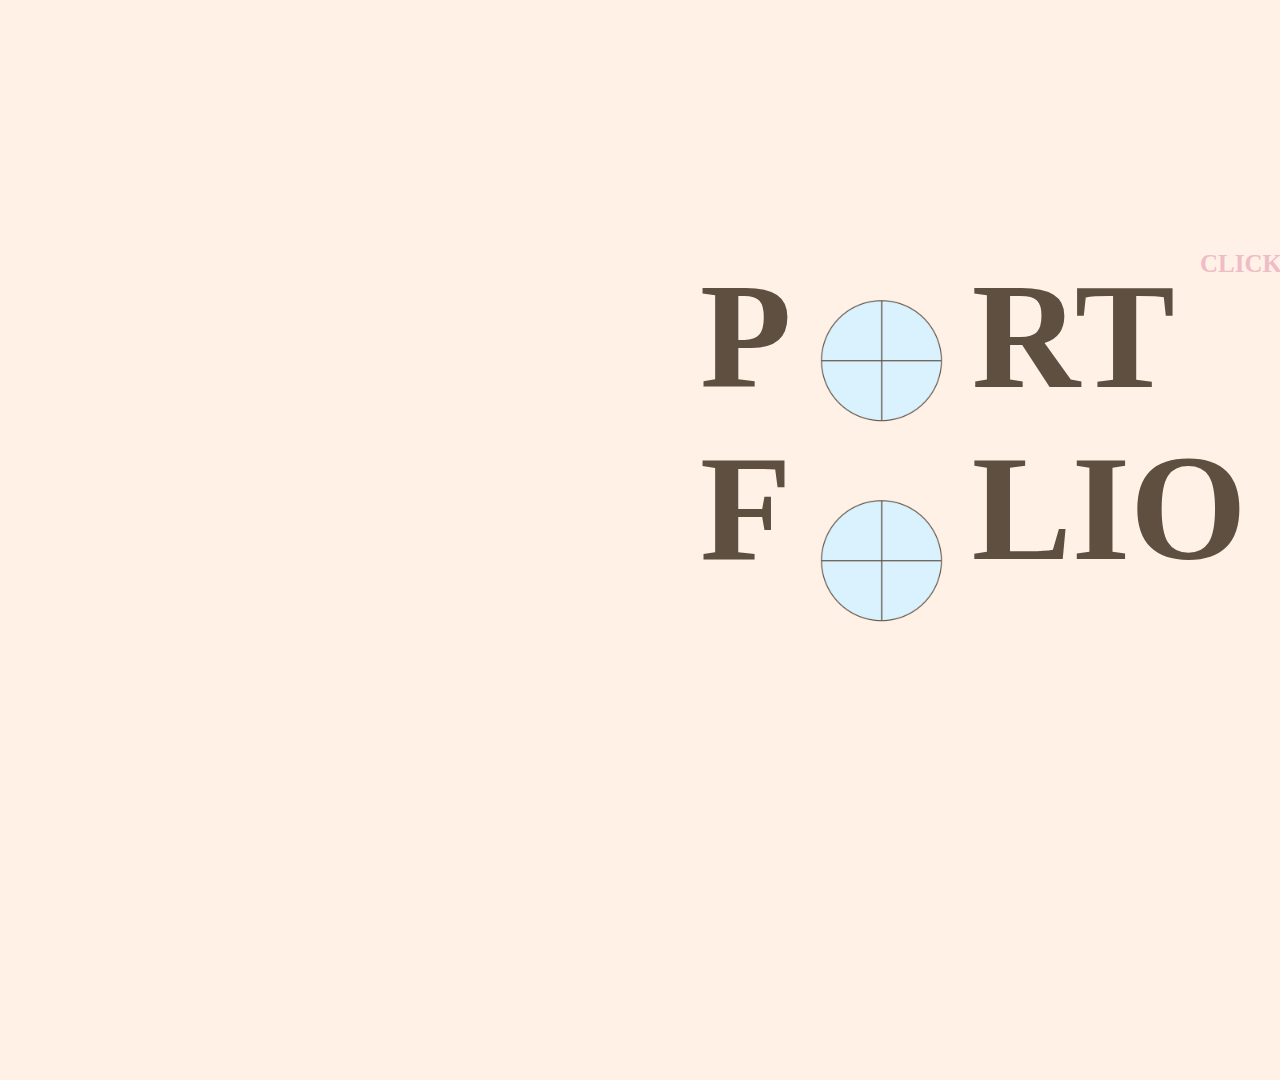
<file: main/index.html>
<!DOCTYPE html>
<html lang="en">
<head>
    <meta charset="UTF-8">
    <meta name="viewport" content="width=device-width, initial-scale=1.0">
    <title>Document</title>
    <link rel="stylesheet" href="index.css">
</head>
<body>
    <div class="home">
        
        <a href="/home/home.html">
            <div class="img_1"><img src="img/win2.png" alt=""></div>
            <div class="img_2"><img src="img/win2.png" alt=""></div>
            
            <div class="text">
                <div class="up">
                    <h1>P</h1>
                    <h1>RT</h1>
                </div>
                <div class="down">
                    <h1>F</h1>
                    <h1>LIO</h1>
                </div>
            </div>
        </a>
        <h3>CLICK!</h3>
    </div>
</body>
</html>
</file>
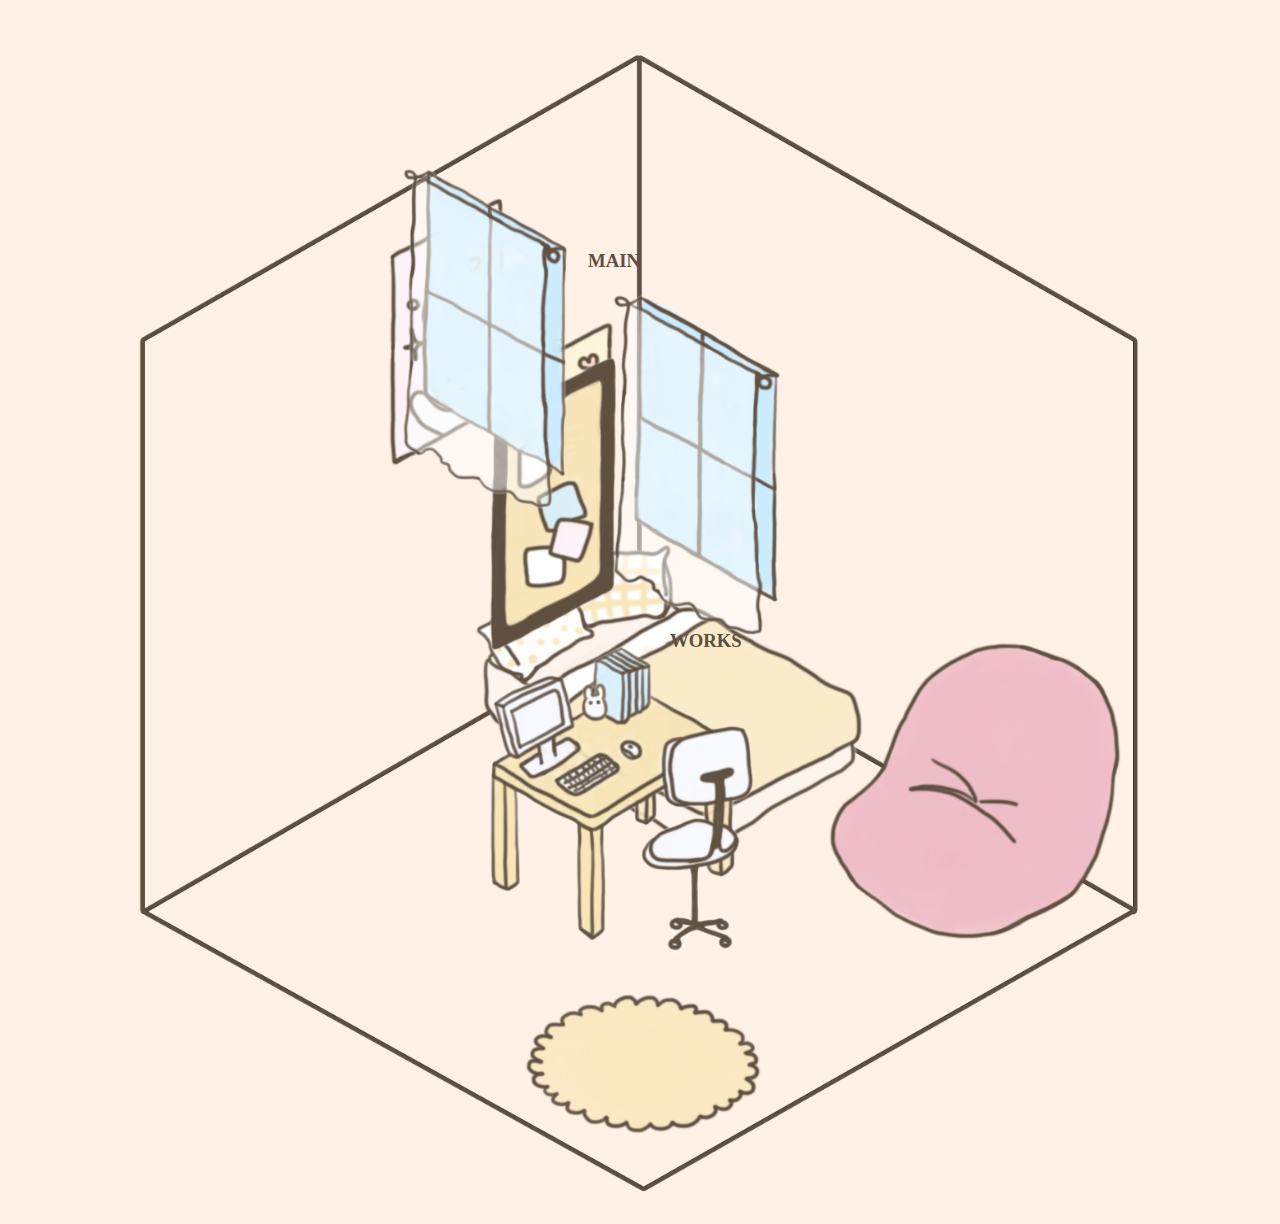
<file: home.html>
<!DOCTYPE html>
<html lang="en">
<head>
    <meta charset="UTF-8">
    <meta name="viewport" content="width=device-width, initial-scale=1.0">
    <title>Document</title>
    <link rel="stylesheet" href="home.css">
</head>
<body>
    <div class="home">
        <div class="backimg">
            <img src="img/homeback2.png" alt="">
        </div>
        <div class="board">
            <a href="profile.html">
                <h3>PROFILE</h3>
                <img src="img/board.png" alt="">
            </a>
        </div>
        <div class="desk">
            <a href="work.html">
                <h3>WORKS</h3>
                <img src="img/desk.png" alt="">
            </a>
        </div>
        <div class="window">
            <a href="main.html">
                <h3>MAIN</h3>
                <img src="img/window.png" alt="">
            </a>
        </div>
    </div>

    
</body>
</html>
</file>
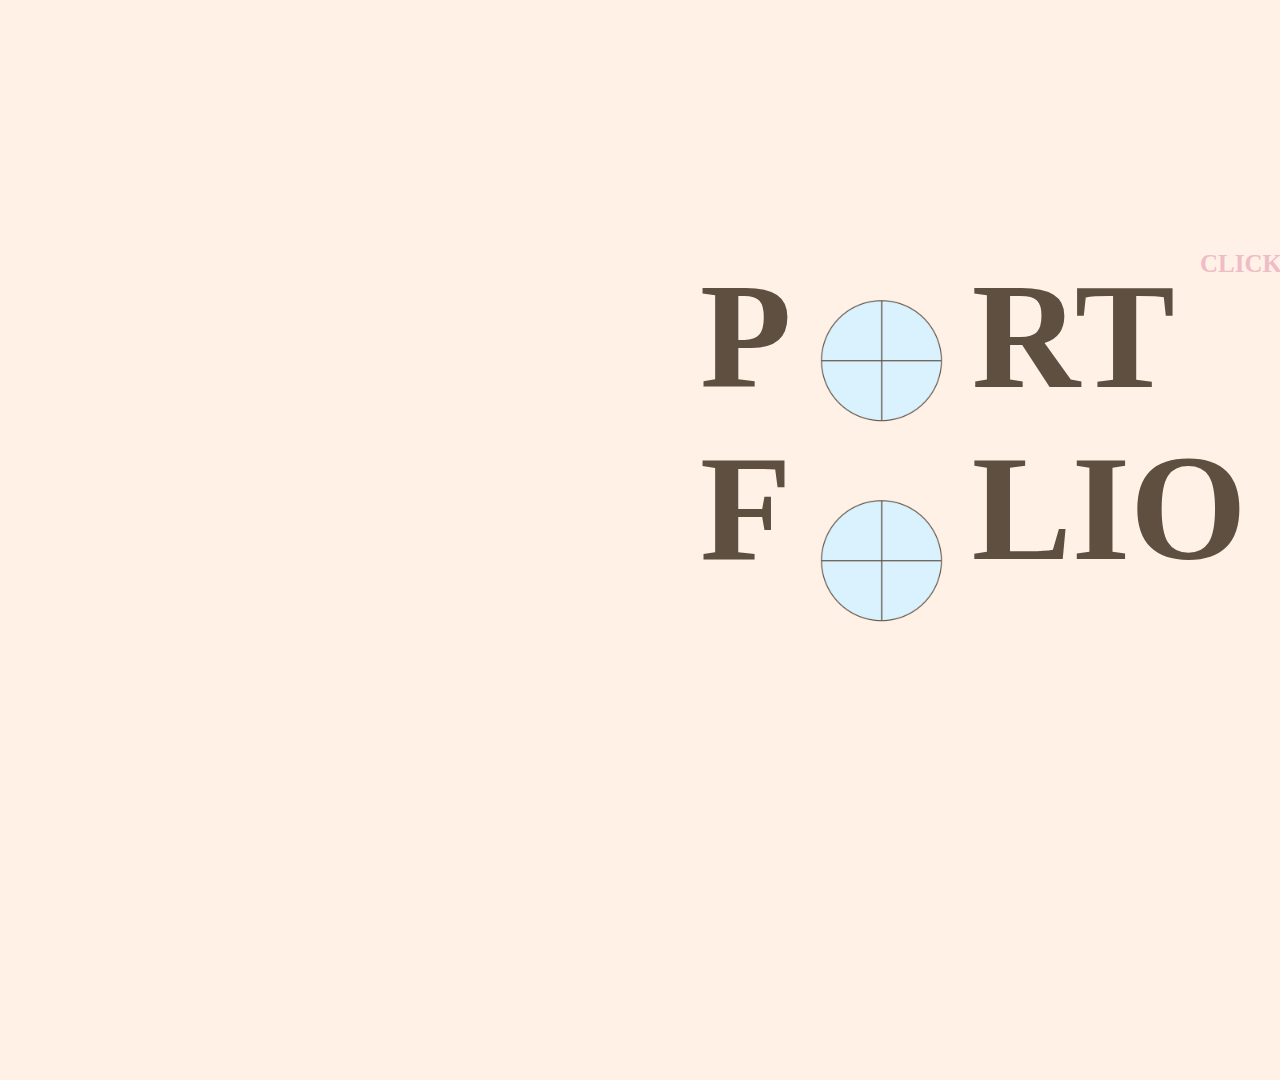
<file: main.html>
<!DOCTYPE html>
<html lang="en">
<head>
    <meta charset="UTF-8">
    <meta name="viewport" content="width=device-width, initial-scale=1.0">
    <title>Document</title>
    <link rel="stylesheet" href="main.css">
</head>
<body>
    <div class="home">
        
        <a href="home.html">
            <div class="img_1"><img src="img/win2.png" alt=""></div>
            <div class="img_2"><img src="img/win2.png" alt=""></div>
            
            <div class="text">
                <div class="up">
                    <h1>P</h1>
                    <h1>RT</h1>
                </div>
                <div class="down">
                    <h1>F</h1>
                    <h1>LIO</h1>
                </div>
            </div>
        </a>
        <h3>CLICK!</h3>
    </div>
</body>
</html>
</file>
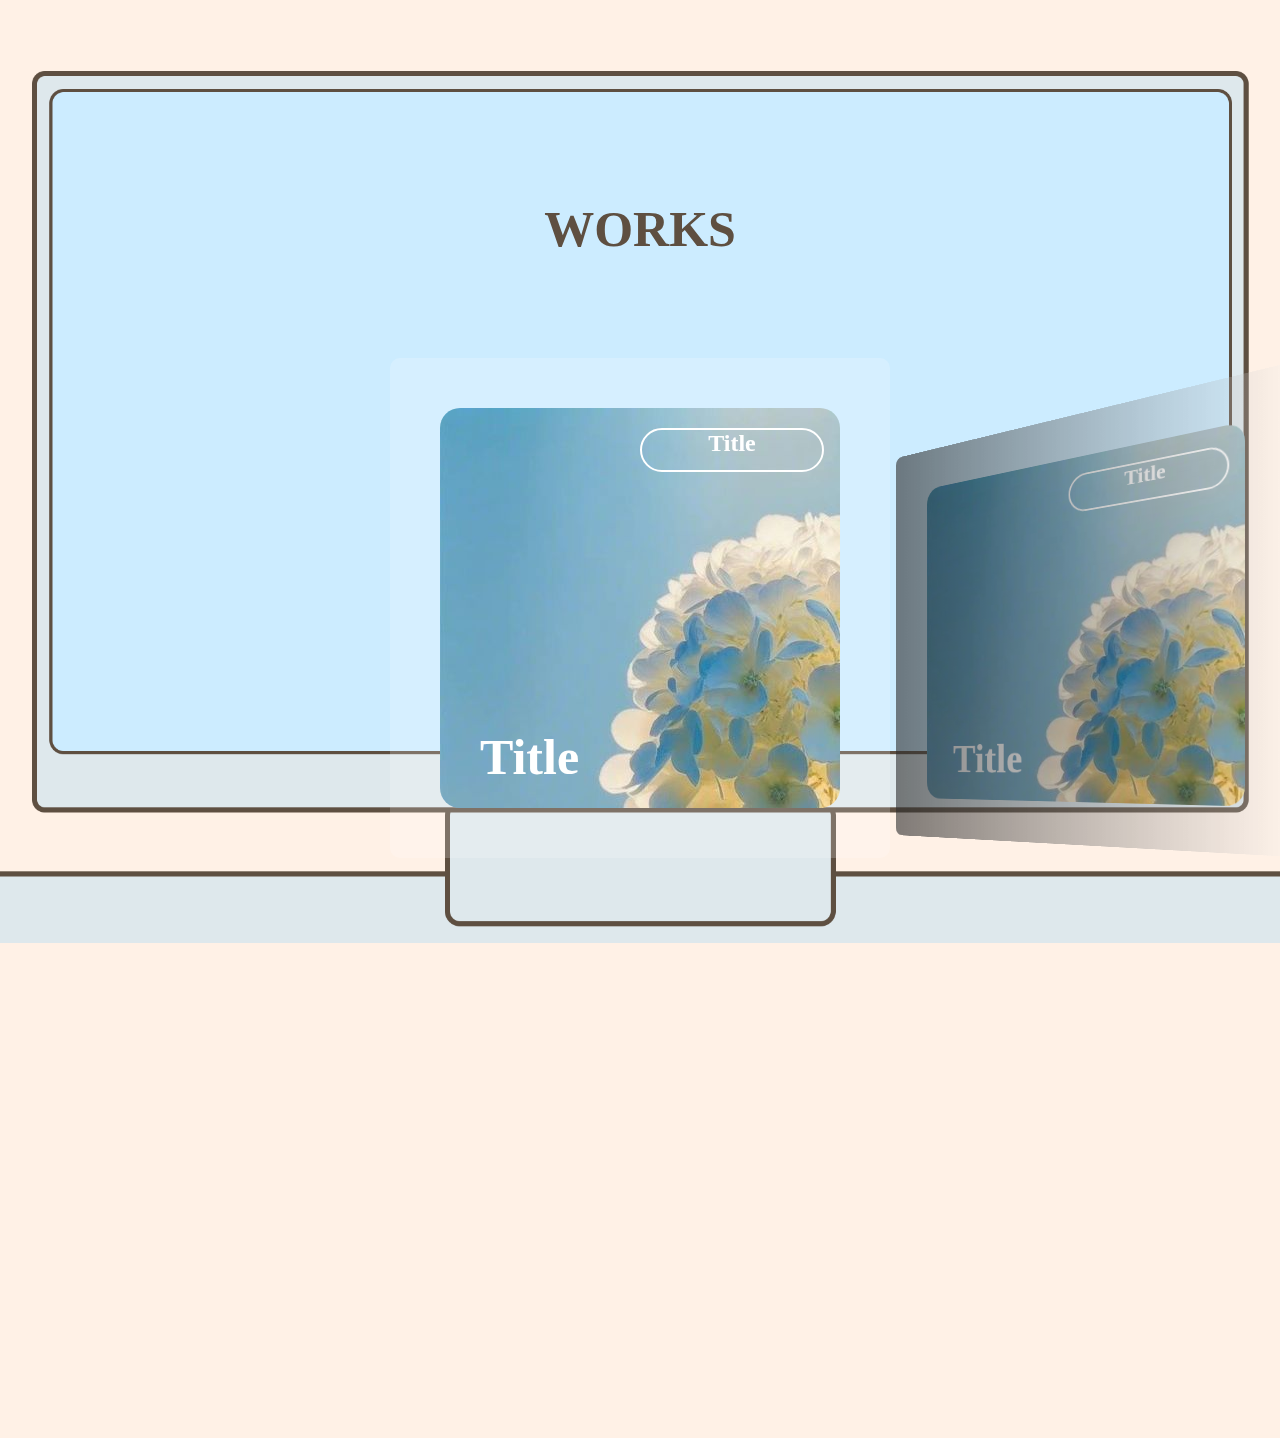
<file: work.html>
<!DOCTYPE html>
<html lang="en">
<head>
    <meta charset="UTF-8">
    <meta name="viewport" content="width=device-width, initial-scale=1.0">
    <title>Document</title>
    <link rel="stylesheet" href="work.css">
    <link rel="stylesheet" href="https://cdn.jsdelivr.net/npm/swiper@11/swiper-bundle.min.css"/>
    <script src="https://cdn.jsdelivr.net/npm/swiper@11/swiper-bundle.min.js"></script>
</head>
<body>
    <div class="work">
        <img src="img/worksback.png" alt="">

        <div class="content">
            <h1>WORKS</h1>
        
        <div class="swiper-wrapper">
            <div class="swiper-slide">
                <div class="content1">
                    <a href="content_1.html">
                        <div class="img">
                            <h2>Title</h2>
                            <h1>Title</h1>
                        </div> 
                    </a>
                </div>
            </div>
            <div class="swiper-slide">
                <div class="content1">
                    <a href="content_1.html">
                        <div class="img">
                            <h2>Title</h2>
                            <h1>Title</h1>
                        </div> 
                    </a>
                </div>
            </div>
            <div class="swiper-slide">
                <div class="content1">
                    <a href="content_1.html">
                        <div class="img">
                            <h2>Title</h2>
                            <h1>Title</h1>
                        </div> 
                    </a>
                </div>
            </div>
            <div class="swiper-slide">
                <div class="content1">
                    <a href="content_1.html">
                        <div class="img">
                            <h2>Title</h2>
                            <h1>Title</h1>
                        </div> 
                    </a>
                </div>
            </div>
            <div class="swiper-slide">
                <div class="content1">
                    <a href="content_1.html">
                        <div class="img">
                            <h2>Title</h2>
                            <h1>Title</h1>
                        </div> 
                    </a>
                </div>
            </div>
            <div class="swiper-slide">
                <div class="content1">
                    <a href="content_1.html">
                        <div class="img">
                            <h2>Title</h2>
                            <h1>Title</h1>
                        </div> 
                    </a>
                </div>
            </div>
        
        </div>


        </div>
    </div>

    <script>

        const swiper = new Swiper('.content', {
    // Optional parameters
        effect: "coverflow",
        grabCursor: true,
        centeredSlides: true,
        slidesPerView: "auto",
        coverflowEffect: {
            rotate: 50,
            stretch: 0,
            depth: 200,
            modifier: 1,
            slideShadows: true,
        },

        pagination: {
            el: '.swiper-pagination',
        },
    });
    </script>
</body>
</html>
</file>
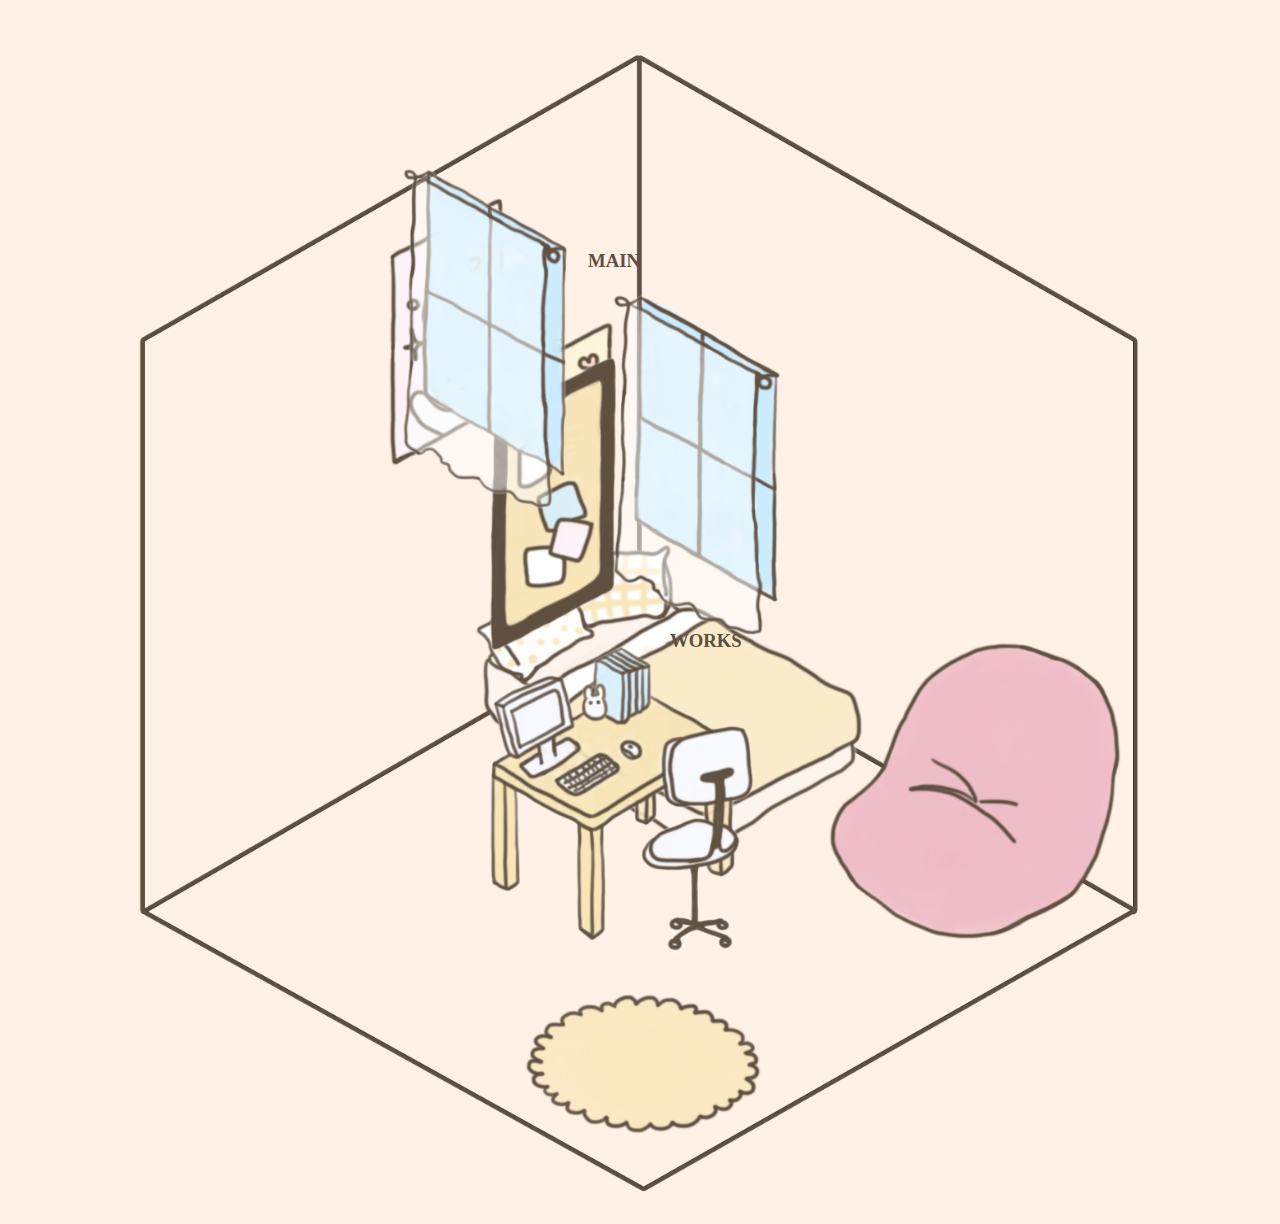
<file: home/home.html>
<!DOCTYPE html>
<html lang="en">
<head>
    <meta charset="UTF-8">
    <meta name="viewport" content="width=device-width, initial-scale=1.0">
    <title>Document</title>
    <link rel="stylesheet" href="home.css">
</head>
<body>
    <div class="home">
        <div class="backimg">
            <img src="img/homeback2.png" alt="">
        </div>
        <div class="board">
            <a href="/profile/profile.html">
                <h3>PROFILE</h3>
                <img src="img/board.png" alt="">
            </a>
        </div>
        <div class="desk">
            <a href="/work/work.html">
                <h3>WORKS</h3>
                <img src="img/desk.png" alt="">
            </a>
        </div>
        <div class="window">
            <a href="/main/index.html">
                <h3>MAIN</h3>
                <img src="img/window.png" alt="">
            </a>
        </div>
    </div>

    
</body>
</html>
</file>
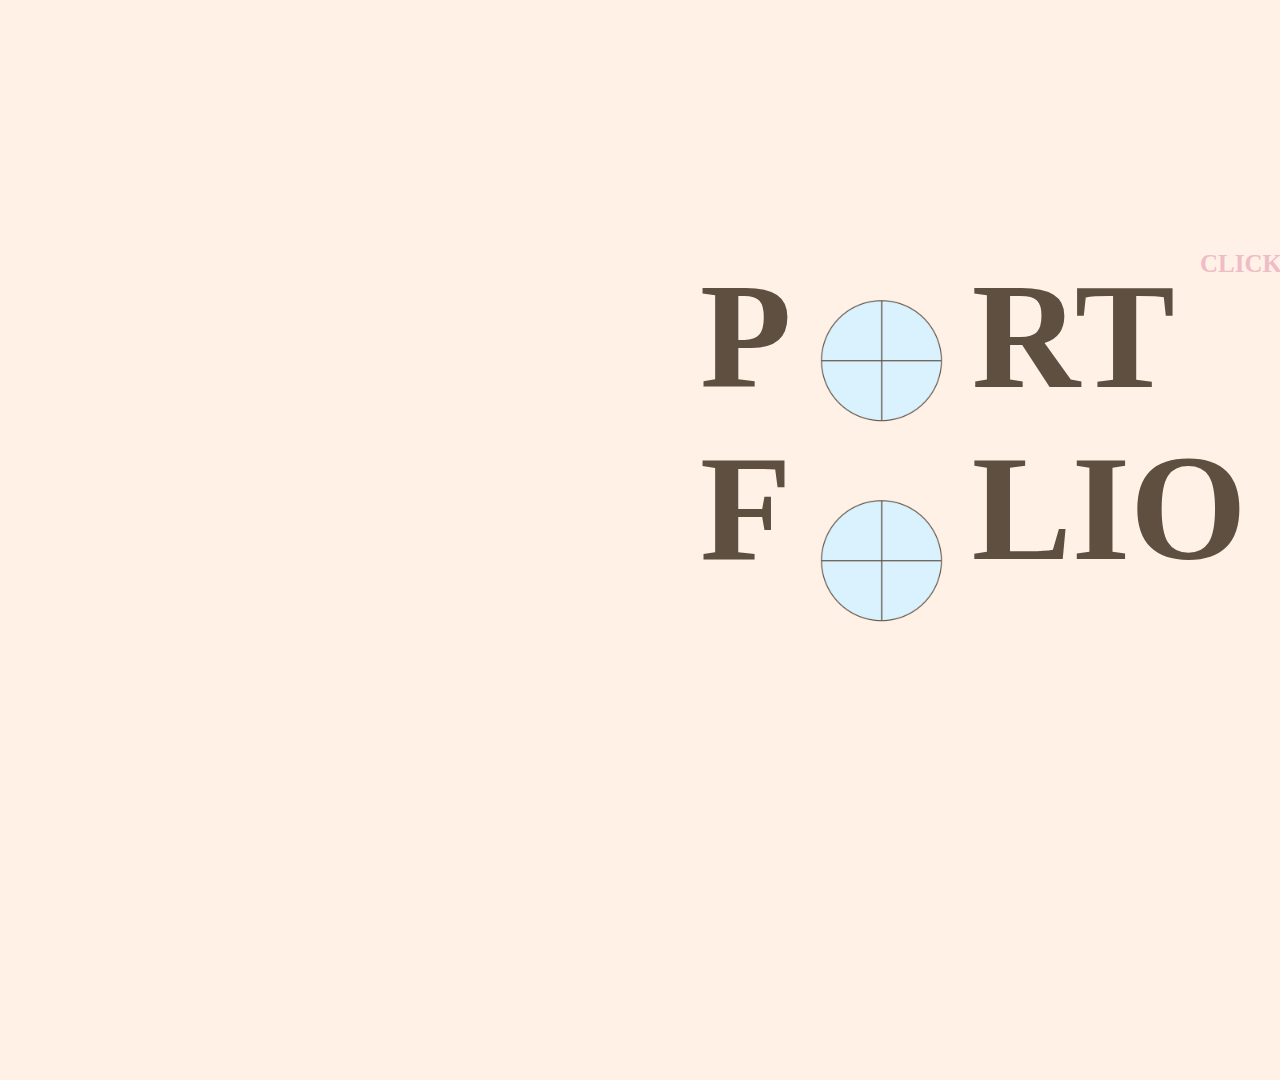
<file: main/main.html>
<!DOCTYPE html>
<html lang="en">
<head>
    <meta charset="UTF-8">
    <meta name="viewport" content="width=device-width, initial-scale=1.0">
    <title>Document</title>
    <link rel="stylesheet" href="main.css">
</head>
<body>
    <div class="home">
        
        <a href="/home/home.html">
            <div class="img_1"><img src="img/win2.png" alt=""></div>
            <div class="img_2"><img src="img/win2.png" alt=""></div>
            
            <div class="text">
                <div class="up">
                    <h1>P</h1>
                    <h1>RT</h1>
                </div>
                <div class="down">
                    <h1>F</h1>
                    <h1>LIO</h1>
                </div>
            </div>
        </a>
        <h3>CLICK!</h3>
    </div>
</body>
</html>
</file>
<file: main/index.css>
*{
    margin: 0;
    padding: 0;
}
body{
    background-color: #fff1e6;
}
.home{
    width: 1920px;
    height: 1080px;
}
.home h3{
    position: absolute;
    color: #efbcc7;
    font-size: 25px;
    left: 1200px;
    top: 250px;
}
.img_1 img{
    width: 200px;
    position: absolute;
    left: 780px;
    top: 260px;
}
.img_2 img{
    width: 200px;
    position: absolute;
    left: 780px;
    top: 460px;
}
.text{
    position: absolute;
    left: 700px;
    top: 250px;
}
.up, .down{
    display: flex;
}
.down{
    top: 200px;
}

body h1{
    font-size: 150px;
    color: #5e4f41;
    margin-right: 180px;
    
}

a:hover h1{
    font-size: 160px;
}
a:hover img{
    width: 225px;
}
</file>
<file: home.css>
*{
    margin: 0;
    padding: 0;
}
body{
    background-color: #fff1e6;
}


/* home */
.home{
    display: flex;
    justify-content: center;
}
.home .backimg img{
    width: 1220px;
}
.board img{
    width: 350px;
    position: absolute;
    left: 400px;
    top: 320px;
}
.board h3{
    position: absolute;
    left: 480px;
    top: 335px;
    color: #5e4f41;
}
.board a:hover h3{
    color: #efbcc7;
    font-size: 24px;
}
.board a:hover img{
    width: 380px;
}

.desk img{
    width: 420px;
    position: absolute;
    left: 420px;
    top: 600px;
}
.desk h3{
    position: absolute;
    left: 670px;
    top: 630px;
    color: #5e4f41;
}
.desk a:hover h3{
    color: #efbcc7;
    font-size: 24px;
}
.desk a:hover img{
    width: 450px;
}

.window img{
    width: 500px;
    position: absolute;
    right: 440px;
    top: 150px;
}
.window h3{
    position: absolute;
    right: 640px;
    top:250px;
    color: #5e4f41;
}
.window a:hover h3{
    color: #efbcc7;
    font-size: 24px;
}
.window a:hover img{
    width: 530px;
}


/* profile */
</file>
<file: main.css>
*{
    margin: 0;
    padding: 0;
}
body{
    background-color: #fff1e6;
}
.home{
    width: 1920px;
    height: 1080px;
}
.home h3{
    position: absolute;
    color: #efbcc7;
    font-size: 25px;
    left: 1200px;
    top: 250px;
}
.img_1 img{
    width: 200px;
    position: absolute;
    left: 780px;
    top: 260px;
}
.img_2 img{
    width: 200px;
    position: absolute;
    left: 780px;
    top: 460px;
}
.text{
    position: absolute;
    left: 700px;
    top: 250px;
}
.up, .down{
    display: flex;
}
.down{
    top: 200px;
}

body h1{
    font-size: 150px;
    color: #5e4f41;
    margin-right: 180px;
    
}

a:hover h1{
    font-size: 160px;
}
a:hover img{
    width: 225px;
}
</file>
<file: work.css>
*{
    margin: 0;
    padding: 0;
}
body{
    background-color: #fff1e6;
}
.work{
    display: flex;
    position: relative;
}
.work img{
    width: 100%;
}

.content{
    width: 100%;
    height: 1080px;
    top: 200px;
    padding-bottom: 50px;
    justify-content: center;
    position: absolute;
}

.content .swiper-wrapper{
    display: flex;
    width: 100%;
    
}

.content2{
    display: flex;
    justify-content: center;
}


.content h1{
    color: #5e4f41;
    margin-bottom: 100px;
    text-align: center;
    font-size: 50px;
}


.content1 a{
    text-decoration: none;
}

.content1 .img{
    width: 400px;
    height: 400px;
    border-radius: 20px;
    background-image: url(img/xcx.jpg);
}

.content1 h2{
    width: 180px;
    height: 40px;
    text-align: center;
    border: 2.5px solid white;
    border-radius: 30px;
    color: white;
    position: absolute;
    margin-top: 20px;
    margin-left: 200px;
}
.content1 h1{
    position: absolute;
    color: white;
    margin-left: 40px;
    margin-top: 320px;
}

.content1:hover{
    opacity: 0.8;
}

.content .swiper-slide{
    background-position: center;
    background-size: cover;
    width: 500px;
    height: 500px;
    background-color: rgba(255, 255, 255, 0.2);
    border-radius: 10px;
    overflow: hidden;
    display: flex;
    justify-content: center;
    align-items: center;
}
</file>
<file: home/home.css>
*{
    margin: 0;
    padding: 0;
}
body{
    background-color: #fff1e6;
}


/* home */
.home{
    display: flex;
    justify-content: center;
}
.home .backimg img{
    width: 1220px;
}
.board img{
    width: 350px;
    position: absolute;
    left: 400px;
    top: 320px;
}
.board h3{
    position: absolute;
    left: 480px;
    top: 335px;
    color: #5e4f41;
}
.board a:hover h3{
    color: #efbcc7;
    font-size: 24px;
}
.board a:hover img{
    width: 380px;
}

.desk img{
    width: 420px;
    position: absolute;
    left: 420px;
    top: 600px;
}
.desk h3{
    position: absolute;
    left: 670px;
    top: 630px;
    color: #5e4f41;
}
.desk a:hover h3{
    color: #efbcc7;
    font-size: 24px;
}
.desk a:hover img{
    width: 450px;
}

.window img{
    width: 500px;
    position: absolute;
    right: 440px;
    top: 150px;
}
.window h3{
    position: absolute;
    right: 640px;
    top:250px;
    color: #5e4f41;
}
.window a:hover h3{
    color: #efbcc7;
    font-size: 24px;
}
.window a:hover img{
    width: 530px;
}


/* profile */
</file>
<file: main/main.css>
*{
    margin: 0;
    padding: 0;
}
body{
    background-color: #fff1e6;
}
.home{
    width: 1920px;
    height: 1080px;
}
.home h3{
    position: absolute;
    color: #efbcc7;
    font-size: 25px;
    left: 1200px;
    top: 250px;
}
.img_1 img{
    width: 200px;
    position: absolute;
    left: 780px;
    top: 260px;
}
.img_2 img{
    width: 200px;
    position: absolute;
    left: 780px;
    top: 460px;
}
.text{
    position: absolute;
    left: 700px;
    top: 250px;
}
.up, .down{
    display: flex;
}
.down{
    top: 200px;
}

body h1{
    font-size: 150px;
    color: #5e4f41;
    margin-right: 180px;
    
}

a:hover h1{
    font-size: 160px;
}
a:hover img{
    width: 225px;
}
</file>
